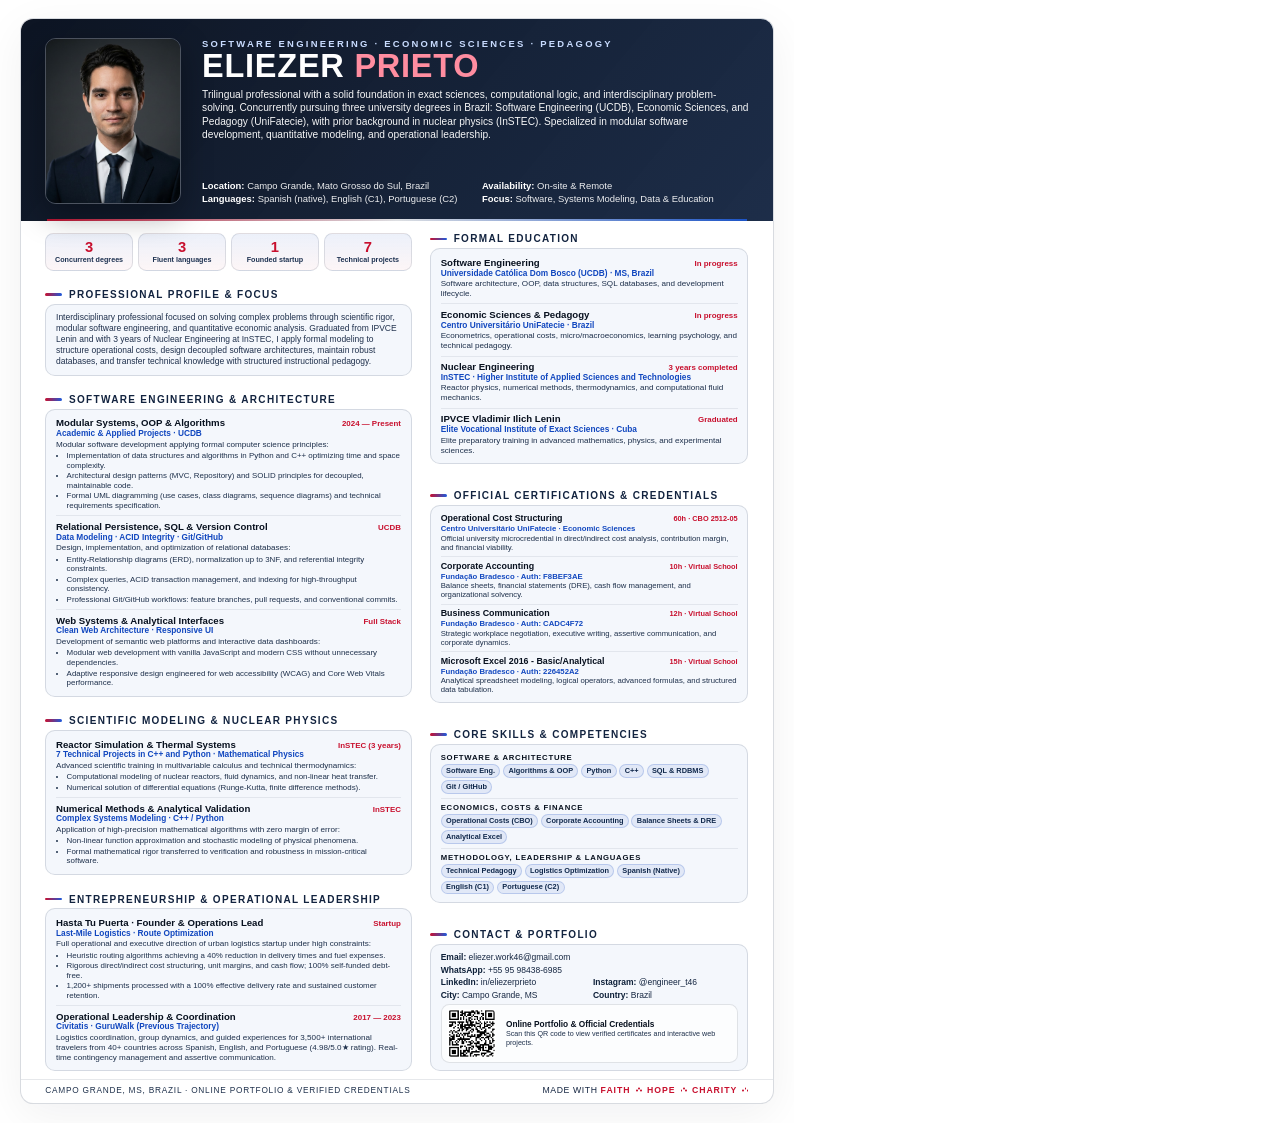
<file: cv-print-en.html>
<!DOCTYPE html>
<html lang="en">
<head>
<meta charset="UTF-8">
<meta name="viewport" content="width=device-width, initial-scale=1.0">
<title>Eliezer Prieto | Curriculum Vitae PDF</title>
<link rel="icon" type="image/jpeg" href="ep-monogram-logo.jpg">
<style>
  @page {
    size: A4;
    margin: 0;
  }

  :root {
    --navy: #08111f;
    --navy-soft: #12233f;
    --panel: #f4f7fc;
    --ink: #091322;
    --muted: #1e304b;
    --line: rgba(18, 35, 63, 0.12);
    --red: #c8102e;
    --blue: #1c5bdd;
    --white: #ffffff;
  }

  * {
    box-sizing: border-box;
  }

  html, body {
    width: 210mm;
    height: 297mm;
    margin: 0;
    padding: 0;
    background: #ffffff;
    font-family: "Segoe UI", "Helvetica Neue", Arial, sans-serif;
    color: var(--ink);
    -webkit-print-color-adjust: exact;
    print-color-adjust: exact;
  }

  body {
    display: flex;
    align-items: center;
    justify-content: center;
  }

  .page {
    width: 210mm;
    height: 297mm;
    box-sizing: border-box;
    padding: 4.8mm 5.2mm;
    background: #ffffff;
    overflow: hidden;
  }

  .sheet {
    height: 100%;
    display: flex;
    flex-direction: column;
    justify-content: space-between;
    border-radius: 3.5mm;
    overflow: hidden;
    background: #ffffff;
    border: 0.35mm solid rgba(18, 35, 63, 0.16);
    box-shadow: 0 3mm 12mm rgba(8, 17, 31, 0.06);
  }

  /* HERO HEADER */
  .hero {
    display: grid;
    grid-template-columns: 36mm 1fr;
    gap: 5.5mm;
    padding: 5mm 6.5mm 4.5mm;
    background:
      linear-gradient(130deg, rgba(8, 17, 31, 0.98), rgba(18, 35, 63, 0.95)),
      linear-gradient(90deg, rgba(200, 16, 46, 0.12), rgba(44, 107, 255, 0.1));
    color: var(--white);
    position: relative;
    flex-shrink: 0;
  }

  .hero::after {
    content: "";
    position: absolute;
    left: 7mm;
    right: 7mm;
    bottom: 0;
    height: 0.75mm;
    background: linear-gradient(90deg, var(--red), var(--white), var(--blue));
    opacity: 0.85;
  }

  .hero-photo {
    width: 36mm;
    height: 44mm;
    border-radius: 2.8mm;
    object-fit: cover;
    object-position: center 15%;
    border: 0.45mm solid rgba(255, 255, 255, 0.25);
    box-shadow: 0 3mm 8mm rgba(0, 0, 0, 0.35);
  }

  .hero-copy {
    display: flex;
    flex-direction: column;
    justify-content: space-between;
    min-width: 0;
  }

  .eyebrow {
    margin: 0 0 0.8mm;
    font-size: 2.5mm;
    letter-spacing: 0.6mm;
    text-transform: uppercase;
    color: #c9dcff;
    font-weight: 700;
  }

  h1 {
    margin: 0;
    font-size: 8.6mm;
    line-height: 0.92;
    letter-spacing: 0.2mm;
    text-transform: uppercase;
  }

  .surname {
    color: #ff8da0;
  }

  .summary {
    margin: 1.6mm 0 2mm;
    font-size: 2.7mm;
    line-height: 1.32;
    color: rgba(255, 255, 255, 0.96);
    max-width: 145mm;
  }

  .hero-meta {
    display: grid;
    grid-template-columns: repeat(2, minmax(0, 1fr));
    gap: 0.7mm 3.5mm;
    font-size: 2.5mm;
    color: rgba(255, 255, 255, 0.92);
  }

  .hero-meta strong {
    color: #ffffff;
  }

  /* MAIN TWO-COLUMN CONTENT */
  .content {
    flex: 1;
    display: grid;
    grid-template-columns: 1.07fr 0.93fr;
    gap: 4.8mm;
    padding: 3.2mm 6.5mm 2mm;
    align-items: stretch;
  }

  .col {
    min-width: 0;
    display: flex;
    flex-direction: column;
    justify-content: space-between;
    gap: 2.2mm;
  }

  .section-title {
    display: flex;
    align-items: center;
    gap: 1.8mm;
    margin: 0 0 1mm;
    font-size: 2.65mm;
    letter-spacing: 0.35mm;
    text-transform: uppercase;
    color: var(--navy-soft);
    font-weight: 700;
  }

  .section-title::before {
    content: "";
    width: 4.5mm;
    height: 0.75mm;
    border-radius: 999px;
    background: linear-gradient(90deg, var(--red), var(--blue));
  }

  .card {
    background: var(--panel);
    border: 0.3mm solid rgba(18, 35, 63, 0.14);
    border-radius: 2.6mm;
    padding: 2mm 2.6mm;
  }

  /* KPIs */
  .kpis {
    display: grid;
    grid-template-columns: repeat(4, minmax(0, 1fr));
    gap: 1.4mm;
  }

  .kpi {
    padding: 1.5mm 1.1mm;
    border-radius: 2.2mm;
    background: linear-gradient(180deg, rgba(17, 71, 191, 0.08), rgba(200, 16, 46, 0.04));
    border: 0.28mm solid rgba(18, 35, 63, 0.12);
    text-align: center;
  }

  .kpi strong {
    display: block;
    font-size: 3.9mm;
    line-height: 1;
    color: var(--red);
    margin-bottom: 0.3mm;
  }

  .kpi span {
    display: block;
    font-size: 1.9mm;
    line-height: 1.15;
    color: #1d3150;
    font-weight: 600;
  }

  .mini-text {
    font-size: 2.25mm;
    line-height: 1.3;
    color: #1f304c;
  }

  /* Entries */
  .entry + .entry {
    margin-top: 1.2mm;
    padding-top: 1.2mm;
    border-top: 0.25mm solid rgba(18, 35, 63, 0.08);
  }

  .entry-head {
    display: flex;
    justify-content: space-between;
    align-items: baseline;
    gap: 2.2mm;
    margin-bottom: 0.2mm;
  }

  .entry-title {
    font-size: 2.55mm;
    font-weight: 700;
    color: var(--navy);
    line-height: 1.15;
  }

  .entry-meta {
    font-size: 2.1mm;
    color: var(--red);
    white-space: nowrap;
    font-weight: 600;
  }

  .entry-sub {
    font-size: 2.2mm;
    font-weight: 600;
    color: #1147bf;
    margin-bottom: 0.25mm;
    line-height: 1.15;
  }

  .entry p {
    margin: 0;
    font-size: 2.15mm;
    line-height: 1.22;
    color: var(--muted);
  }

  .entry-bullets {
    margin: 0.4mm 0 0 0;
    padding-left: 2.8mm;
    font-size: 2.1mm;
    line-height: 1.22;
    color: var(--muted);
  }

  .entry-bullets li {
    margin-bottom: 0.22mm;
  }

  /* Microcerts List */
  .cert-item + .cert-item {
    margin-top: 1.05mm;
    padding-top: 1.05mm;
    border-top: 0.25mm solid rgba(18, 35, 63, 0.08);
  }

  .cert-head {
    display: flex;
    justify-content: space-between;
    align-items: baseline;
    gap: 2mm;
    margin-bottom: 0.15mm;
  }

  .cert-name {
    font-size: 2.35mm;
    font-weight: 700;
    color: var(--navy);
    line-height: 1.15;
  }

  .cert-tag {
    font-size: 1.95mm;
    font-weight: 600;
    color: var(--red);
    white-space: nowrap;
  }

  .cert-sub {
    font-size: 2.05mm;
    color: #1147bf;
    font-weight: 600;
    margin-bottom: 0.15mm;
  }

  .cert-desc {
    font-size: 2.05mm;
    line-height: 1.18;
    color: var(--muted);
    margin: 0;
  }

  /* Skills Pills */
  .skills-block + .skills-block {
    margin-top: 1mm;
    padding-top: 1mm;
    border-top: 0.25mm solid rgba(18, 35, 63, 0.08);
  }

  .skills-label {
    font-size: 2.05mm;
    font-weight: 700;
    color: var(--navy);
    margin-bottom: 0.6mm;
    text-transform: uppercase;
    letter-spacing: 0.2mm;
  }

  .pill-row {
    display: flex;
    flex-wrap: wrap;
    gap: 0.7mm;
  }

  .pill {
    padding: 0.45mm 1.15mm;
    border-radius: 999px;
    border: 0.25mm solid rgba(17, 71, 191, 0.2);
    background: rgba(17, 71, 191, 0.08);
    color: #10284b;
    font-size: 1.95mm;
    font-weight: 600;
    line-height: 1.15;
  }

  /* Contact Grid & QR */
  .contact-grid {
    display: grid;
    grid-template-columns: 1fr 1fr;
    gap: 0.65mm 2mm;
    font-size: 2.25mm;
    color: #162742;
    line-height: 1.18;
  }

  .contact-item.full {
    grid-column: 1 / -1;
  }

  .contact-item.nowrap {
    white-space: nowrap;
  }

  .contact-grid strong {
    color: #0e2039;
  }

  .qr-card {
    margin-top: 1.1mm;
    display: grid;
    grid-template-columns: 13.5mm 1fr;
    gap: 2mm;
    align-items: center;
    padding: 1mm 1.5mm;
    border-radius: 2.2mm;
    background: rgba(255, 255, 255, 0.7);
    border: 0.25mm solid rgba(18, 35, 63, 0.12);
  }

  .qr-card img {
    width: 13mm;
    height: 13mm;
    display: block;
    border-radius: 1mm;
    background: #ffffff;
    padding: 0.35mm;
  }

  .qr-card strong {
    display: block;
    font-size: 2.2mm;
    color: var(--navy);
    margin-bottom: 0.2mm;
  }

  .qr-card span {
    display: block;
    font-size: 1.9mm;
    line-height: 1.18;
    color: var(--muted);
  }

  /* FOOTER */
  .footer {
    padding: 1.4mm 6.5mm 2.2mm;
    display: flex;
    justify-content: space-between;
    align-items: center;
    border-top: 0.25mm solid rgba(18, 35, 63, 0.1);
    flex-shrink: 0;
  }

  .footer-location {
    font-size: 2.2mm;
    color: var(--muted);
    letter-spacing: 0.2mm;
    text-transform: uppercase;
    font-weight: 500;
  }

  .footer-brand {
    text-align: right;
    font-size: 2.3mm;
    color: var(--navy-soft);
    text-transform: uppercase;
    letter-spacing: 0.16mm;
  }

  .footer-brand strong {
    display: inline-flex;
    align-items: center;
    gap: 1.4mm;
    letter-spacing: 0.25mm;
    color: var(--red);
  }

  .tri-mark {
    display: inline-grid;
    grid-template-columns: auto auto;
    grid-template-rows: auto auto;
    width: 6px;
    vertical-align: middle;
    transform: translateY(-0.5px);
  }

  .tri-mark span {
    width: 1.8px;
    height: 1.8px;
    border-radius: 50%;
    background: var(--red);
    display: block;
  }

  .tri-mark span:nth-child(1) {
    grid-column: 1 / span 2;
    justify-self: center;
    align-self: start;
  }

  .tri-mark span:nth-child(2) {
    grid-column: 1;
    grid-row: 2;
    justify-self: start;
    align-self: end;
  }

  .tri-mark span:nth-child(3) {
    grid-column: 2;
    grid-row: 2;
    justify-self: end;
    align-self: end;
  }
</style>
</head>
<body>
  <main class="page">
    <section class="sheet">
      <header class="hero">
        <img class="hero-photo" src="eliezer-portrait.jpg" alt="Professional portrait of Eliezer Prieto for PDF Curriculum Vitae">
        <div class="hero-copy">
          <div>
            <p class="eyebrow">Software Engineering &middot; Economic Sciences &middot; Pedagogy</p>
            <h1>Eliezer <span class="surname">Prieto</span></h1>
            <p class="summary">
              Trilingual professional with a solid foundation in exact sciences, computational logic, and interdisciplinary problem-solving. Concurrently pursuing three university degrees in Brazil: Software Engineering (UCDB), Economic Sciences, and Pedagogy (UniFatecie), with prior background in nuclear physics (InSTEC). Specialized in modular software development, quantitative modeling, and operational leadership.
            </p>
          </div>
          <div class="hero-meta">
            <div><strong>Location:</strong> Campo Grande, Mato Grosso do Sul, Brazil</div>
            <div><strong>Availability:</strong> On-site &amp; Remote</div>
            <div><strong>Languages:</strong> Spanish (native), English (C1), Portuguese (C2)</div>
            <div><strong>Focus:</strong> Software, Systems Modeling, Data &amp; Education</div>
          </div>
        </div>
      </header>

      <section class="content">
        <!-- LEFT COLUMN -->
        <div class="col">
          <div class="kpis">
            <div class="kpi"><strong>3</strong><span>Concurrent degrees</span></div>
            <div class="kpi"><strong>3</strong><span>Fluent languages</span></div>
            <div class="kpi"><strong>1</strong><span>Founded startup</span></div>
            <div class="kpi"><strong>7</strong><span>Technical projects</span></div>
          </div>

          <section class="section">
            <h2 class="section-title">Professional Profile &amp; Focus</h2>
            <div class="card mini-text">
              Interdisciplinary professional focused on solving complex problems through scientific rigor, modular software engineering, and quantitative economic analysis. Graduated from IPVCE Lenin and with 3 years of Nuclear Engineering at InSTEC, I apply formal modeling to structure operational costs, design decoupled software architectures, maintain robust databases, and transfer technical knowledge with structured instructional pedagogy.
            </div>
          </section>

          <section class="section">
            <h2 class="section-title">Software Engineering &amp; Architecture</h2>
            <div class="card">
              <article class="entry">
                <div class="entry-head">
                  <div class="entry-title">Modular Systems, OOP &amp; Algorithms</div>
                  <div class="entry-meta">2024 &mdash; Present</div>
                </div>
                <div class="entry-sub">Academic &amp; Applied Projects &middot; UCDB</div>
                <p>Modular software development applying formal computer science principles:</p>
                <ul class="entry-bullets">
                  <li>Implementation of data structures and algorithms in Python and C++ optimizing time and space complexity.</li>
                  <li>Architectural design patterns (MVC, Repository) and SOLID principles for decoupled, maintainable code.</li>
                  <li>Formal UML diagramming (use cases, class diagrams, sequence diagrams) and technical requirements specification.</li>
                </ul>
              </article>

              <article class="entry">
                <div class="entry-head">
                  <div class="entry-title">Relational Persistence, SQL &amp; Version Control</div>
                  <div class="entry-meta">UCDB</div>
                </div>
                <div class="entry-sub">Data Modeling &middot; ACID Integrity &middot; Git/GitHub</div>
                <p>Design, implementation, and optimization of relational databases:</p>
                <ul class="entry-bullets">
                  <li>Entity-Relationship diagrams (ERD), normalization up to 3NF, and referential integrity constraints.</li>
                  <li>Complex queries, ACID transaction management, and indexing for high-throughput consistency.</li>
                  <li>Professional Git/GitHub workflows: feature branches, pull requests, and conventional commits.</li>
                </ul>
              </article>

              <article class="entry">
                <div class="entry-head">
                  <div class="entry-title">Web Systems &amp; Analytical Interfaces</div>
                  <div class="entry-meta">Full Stack</div>
                </div>
                <div class="entry-sub">Clean Web Architecture &middot; Responsive UI</div>
                <p>Development of semantic web platforms and interactive data dashboards:</p>
                <ul class="entry-bullets">
                  <li>Modular web development with vanilla JavaScript and modern CSS without unnecessary dependencies.</li>
                  <li>Adaptive responsive design engineered for web accessibility (WCAG) and Core Web Vitals performance.</li>
                </ul>
              </article>
            </div>
          </section>

          <section class="section">
            <h2 class="section-title">Scientific Modeling &amp; Nuclear Physics</h2>
            <div class="card">
              <article class="entry">
                <div class="entry-head">
                  <div class="entry-title">Reactor Simulation &amp; Thermal Systems</div>
                  <div class="entry-meta">InSTEC (3 years)</div>
                </div>
                <div class="entry-sub">7 Technical Projects in C++ and Python &middot; Mathematical Physics</div>
                <p>Advanced scientific training in multivariable calculus and technical thermodynamics:</p>
                <ul class="entry-bullets">
                  <li>Computational modeling of nuclear reactors, fluid dynamics, and non-linear heat transfer.</li>
                  <li>Numerical solution of differential equations (Runge-Kutta, finite difference methods).</li>
                </ul>
              </article>

              <article class="entry">
                <div class="entry-head">
                  <div class="entry-title">Numerical Methods &amp; Analytical Validation</div>
                  <div class="entry-meta">InSTEC</div>
                </div>
                <div class="entry-sub">Complex Systems Modeling &middot; C++ / Python</div>
                <p>Application of high-precision mathematical algorithms with zero margin of error:</p>
                <ul class="entry-bullets">
                  <li>Non-linear function approximation and stochastic modeling of physical phenomena.</li>
                  <li>Formal mathematical rigor transferred to verification and robustness in mission-critical software.</li>
                </ul>
              </article>
            </div>
          </section>

          <section class="section">
            <h2 class="section-title">Entrepreneurship &amp; Operational Leadership</h2>
            <div class="card">
              <article class="entry">
                <div class="entry-head">
                  <div class="entry-title">Hasta Tu Puerta &middot; Founder &amp; Operations Lead</div>
                  <div class="entry-meta">Startup</div>
                </div>
                <div class="entry-sub">Last-Mile Logistics &middot; Route Optimization</div>
                <p>Full operational and executive direction of urban logistics startup under high constraints:</p>
                <ul class="entry-bullets">
                  <li>Heuristic routing algorithms achieving a 40% reduction in delivery times and fuel expenses.</li>
                  <li>Rigorous direct/indirect cost structuring, unit margins, and cash flow; 100% self-funded debt-free.</li>
                  <li>1,200+ shipments processed with a 100% effective delivery rate and sustained customer retention.</li>
                </ul>
              </article>

              <article class="entry">
                <div class="entry-head">
                  <div class="entry-title">Operational Leadership &amp; Coordination</div>
                  <div class="entry-meta">2017 &mdash; 2023</div>
                </div>
                <div class="entry-sub">Civitatis &middot; GuruWalk (Previous Trajectory)</div>
                <p>
                  Logistics coordination, group dynamics, and guided experiences for 3,500+ international travelers from 40+ countries across Spanish, English, and Portuguese (4.98/5.0&#9733; rating). Real-time contingency management and assertive communication.
                </p>
              </article>
            </div>
          </section>
        </div>

        <!-- RIGHT COLUMN -->
        <div class="col">
          <section class="section">
            <h2 class="section-title">Formal Education</h2>
            <div class="card">
              <article class="entry">
                <div class="entry-head">
                  <div class="entry-title">Software Engineering</div>
                  <div class="entry-meta">In progress</div>
                </div>
                <div class="entry-sub">Universidade Cat&oacute;lica Dom Bosco (UCDB) &middot; MS, Brazil</div>
                <p>Software architecture, OOP, data structures, SQL databases, and development lifecycle.</p>
              </article>

              <article class="entry">
                <div class="entry-head">
                  <div class="entry-title">Economic Sciences &amp; Pedagogy</div>
                  <div class="entry-meta">In progress</div>
                </div>
                <div class="entry-sub">Centro Universit&aacute;rio UniFatecie &middot; Brazil</div>
                <p>Econometrics, operational costs, micro/macroeconomics, learning psychology, and technical pedagogy.</p>
              </article>

              <article class="entry">
                <div class="entry-head">
                  <div class="entry-title">Nuclear Engineering</div>
                  <div class="entry-meta">3 years completed</div>
                </div>
                <div class="entry-sub">InSTEC &middot; Higher Institute of Applied Sciences and Technologies</div>
                <p>Reactor physics, numerical methods, thermodynamics, and computational fluid mechanics.</p>
              </article>

              <article class="entry">
                <div class="entry-head">
                  <div class="entry-title">IPVCE Vladimir Ilich Lenin</div>
                  <div class="entry-meta">Graduated</div>
                </div>
                <div class="entry-sub">Elite Vocational Institute of Exact Sciences &middot; Cuba</div>
                <p>Elite preparatory training in advanced mathematics, physics, and experimental sciences.</p>
              </article>
            </div>
          </section>

          <section class="section">
            <h2 class="section-title">Official Certifications &amp; Credentials</h2>
            <div class="card">
              <div class="cert-item">
                <div class="cert-head">
                  <div class="cert-name">Operational Cost Structuring</div>
                  <div class="cert-tag">60h &middot; CBO 2512-05</div>
                </div>
                <div class="cert-sub">Centro Universit&aacute;rio UniFatecie &middot; Economic Sciences</div>
                <p class="cert-desc">Official university microcredential in direct/indirect cost analysis, contribution margin, and financial viability.</p>
              </div>

              <div class="cert-item">
                <div class="cert-head">
                  <div class="cert-name">Corporate Accounting</div>
                  <div class="cert-tag">10h &middot; Virtual School</div>
                </div>
                <div class="cert-sub">Funda&ccedil;&atilde;o Bradesco &middot; Auth: F8BEF3AE</div>
                <p class="cert-desc">Balance sheets, financial statements (DRE), cash flow management, and organizational solvency.</p>
              </div>

              <div class="cert-item">
                <div class="cert-head">
                  <div class="cert-name">Business Communication</div>
                  <div class="cert-tag">12h &middot; Virtual School</div>
                </div>
                <div class="cert-sub">Funda&ccedil;&atilde;o Bradesco &middot; Auth: CADC4F72</div>
                <p class="cert-desc">Strategic workplace negotiation, executive writing, assertive communication, and corporate dynamics.</p>
              </div>

              <div class="cert-item">
                <div class="cert-head">
                  <div class="cert-name">Microsoft Excel 2016 - Basic/Analytical</div>
                  <div class="cert-tag">15h &middot; Virtual School</div>
                </div>
                <div class="cert-sub">Funda&ccedil;&atilde;o Bradesco &middot; Auth: 226452A2</div>
                <p class="cert-desc">Analytical spreadsheet modeling, logical operators, advanced formulas, and structured data tabulation.</p>
              </div>
            </div>
          </section>

          <section class="section">
            <h2 class="section-title">Core Skills &amp; Competencies</h2>
            <div class="card">
              <div class="skills-block">
                <div class="skills-label">Software &amp; Architecture</div>
                <div class="pill-row">
                  <span class="pill">Software Eng.</span>
                  <span class="pill">Algorithms &amp; OOP</span>
                  <span class="pill">Python</span>
                  <span class="pill">C++</span>
                  <span class="pill">SQL &amp; RDBMS</span>
                  <span class="pill">Git / GitHub</span>
                </div>
              </div>
              <div class="skills-block">
                <div class="skills-label">Economics, Costs &amp; Finance</div>
                <div class="pill-row">
                  <span class="pill">Operational Costs (CBO)</span>
                  <span class="pill">Corporate Accounting</span>
                  <span class="pill">Balance Sheets &amp; DRE</span>
                  <span class="pill">Analytical Excel</span>
                </div>
              </div>
              <div class="skills-block">
                <div class="skills-label">Methodology, Leadership &amp; Languages</div>
                <div class="pill-row">
                  <span class="pill">Technical Pedagogy</span>
                  <span class="pill">Logistics Optimization</span>
                  <span class="pill">Spanish (Native)</span>
                  <span class="pill">English (C1)</span>
                  <span class="pill">Portuguese (C2)</span>
                </div>
              </div>
            </div>
          </section>

          <section class="section">
            <h2 class="section-title">Contact &amp; Portfolio</h2>
            <div class="card">
              <div class="contact-grid">
                <div class="contact-item"><strong>Email:</strong> eliezer.work46@gmail.com</div>
                <div class="contact-item full nowrap"><strong>WhatsApp:</strong> +55 95 98438-6985</div>
                <div class="contact-item"><strong>LinkedIn:</strong> in/eliezerprieto</div>
                <div class="contact-item"><strong>Instagram:</strong> @engineer_t46</div>
                <div class="contact-item"><strong>City:</strong> Campo Grande, MS</div>
                <div class="contact-item"><strong>Country:</strong> Brazil</div>
              </div>
              <div class="qr-card">
                <img src="assets/cv/eliezer-site-qr.png" alt="QR code to Eliezer Prieto online CV">
                <div>
                  <strong>Online Portfolio &amp; Official Credentials</strong>
                  <span>Scan this QR code to view verified certificates and interactive web projects.</span>
                </div>
              </div>
            </div>
          </section>
        </div>
      </section>

      <footer class="footer">
        <div class="footer-location">
          Campo Grande, MS, Brazil &middot; Online Portfolio &amp; Verified Credentials
        </div>
        <div class="footer-brand">
          Made with
          <strong>FAITH <span class="tri-mark"><span></span><span></span><span></span></span> HOPE <span class="tri-mark"><span></span><span></span><span></span></span> CHARITY <span class="tri-mark"><span></span><span></span><span></span></span></strong>
        </div>
      </footer>
    </section>
  </main>
</body>
</html>
</file>
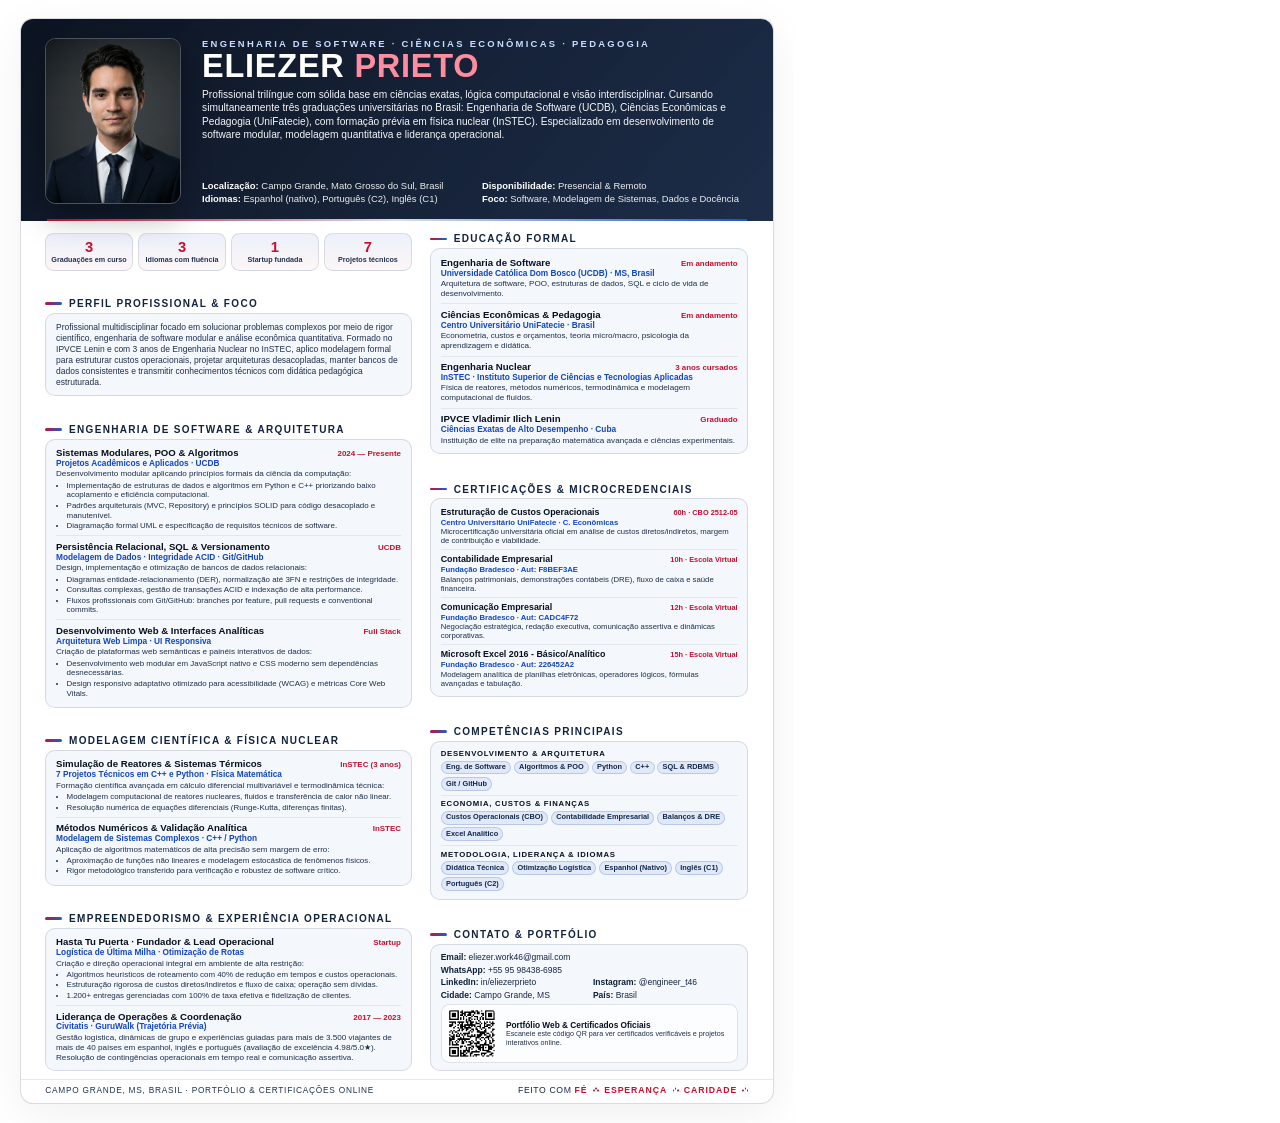
<file: cv-print-pt.html>
<!DOCTYPE html>
<html lang="pt">
<head>
<meta charset="UTF-8">
<meta name="viewport" content="width=device-width, initial-scale=1.0">
<title>Eliezer Prieto | Curriculum Vitae PDF</title>
<link rel="icon" type="image/jpeg" href="ep-monogram-logo.jpg">
<style>
  @page {
    size: A4;
    margin: 0;
  }

  :root {
    --navy: #08111f;
    --navy-soft: #12233f;
    --panel: #f4f7fc;
    --ink: #091322;
    --muted: #1e304b;
    --line: rgba(18, 35, 63, 0.12);
    --red: #c8102e;
    --blue: #1c5bdd;
    --white: #ffffff;
  }

  * {
    box-sizing: border-box;
  }

  html, body {
    width: 210mm;
    height: 297mm;
    margin: 0;
    padding: 0;
    background: #ffffff;
    font-family: "Segoe UI", "Helvetica Neue", Arial, sans-serif;
    color: var(--ink);
    -webkit-print-color-adjust: exact;
    print-color-adjust: exact;
  }

  body {
    display: flex;
    align-items: center;
    justify-content: center;
  }

  .page {
    width: 210mm;
    height: 297mm;
    box-sizing: border-box;
    padding: 4.8mm 5.2mm;
    background: #ffffff;
    overflow: hidden;
  }

  .sheet {
    height: 100%;
    display: flex;
    flex-direction: column;
    justify-content: space-between;
    border-radius: 3.5mm;
    overflow: hidden;
    background: #ffffff;
    border: 0.35mm solid rgba(18, 35, 63, 0.16);
    box-shadow: 0 3mm 12mm rgba(8, 17, 31, 0.06);
  }

  /* HERO HEADER */
  .hero {
    display: grid;
    grid-template-columns: 36mm 1fr;
    gap: 5.5mm;
    padding: 5mm 6.5mm 4.5mm;
    background:
      linear-gradient(130deg, rgba(8, 17, 31, 0.98), rgba(18, 35, 63, 0.95)),
      linear-gradient(90deg, rgba(200, 16, 46, 0.12), rgba(44, 107, 255, 0.1));
    color: var(--white);
    position: relative;
    flex-shrink: 0;
  }

  .hero::after {
    content: "";
    position: absolute;
    left: 7mm;
    right: 7mm;
    bottom: 0;
    height: 0.75mm;
    background: linear-gradient(90deg, var(--red), var(--white), var(--blue));
    opacity: 0.85;
  }

  .hero-photo {
    width: 36mm;
    height: 44mm;
    border-radius: 2.8mm;
    object-fit: cover;
    object-position: center 15%;
    border: 0.45mm solid rgba(255, 255, 255, 0.25);
    box-shadow: 0 3mm 8mm rgba(0, 0, 0, 0.35);
  }

  .hero-copy {
    display: flex;
    flex-direction: column;
    justify-content: space-between;
    min-width: 0;
  }

  .eyebrow {
    margin: 0 0 0.8mm;
    font-size: 2.5mm;
    letter-spacing: 0.6mm;
    text-transform: uppercase;
    color: #c9dcff;
    font-weight: 700;
  }

  h1 {
    margin: 0;
    font-size: 8.6mm;
    line-height: 0.92;
    letter-spacing: 0.2mm;
    text-transform: uppercase;
  }

  .surname {
    color: #ff8da0;
  }

  .summary {
    margin: 1.6mm 0 2mm;
    font-size: 2.7mm;
    line-height: 1.32;
    color: rgba(255, 255, 255, 0.96);
    max-width: 145mm;
  }

  .hero-meta {
    display: grid;
    grid-template-columns: repeat(2, minmax(0, 1fr));
    gap: 0.7mm 3.5mm;
    font-size: 2.5mm;
    color: rgba(255, 255, 255, 0.92);
  }

  .hero-meta strong {
    color: #ffffff;
  }

  /* MAIN TWO-COLUMN CONTENT */
  .content {
    flex: 1;
    display: grid;
    grid-template-columns: 1.07fr 0.93fr;
    gap: 4.8mm;
    padding: 3.2mm 6.5mm 2mm;
    align-items: stretch;
  }

  .col {
    min-width: 0;
    display: flex;
    flex-direction: column;
    justify-content: space-between;
    gap: 2.2mm;
  }

  .section-title {
    display: flex;
    align-items: center;
    gap: 1.8mm;
    margin: 0 0 1mm;
    font-size: 2.65mm;
    letter-spacing: 0.35mm;
    text-transform: uppercase;
    color: var(--navy-soft);
    font-weight: 700;
  }

  .section-title::before {
    content: "";
    width: 4.5mm;
    height: 0.75mm;
    border-radius: 999px;
    background: linear-gradient(90deg, var(--red), var(--blue));
  }

  .card {
    background: var(--panel);
    border: 0.3mm solid rgba(18, 35, 63, 0.14);
    border-radius: 2.6mm;
    padding: 2mm 2.6mm;
  }

  /* KPIs */
  .kpis {
    display: grid;
    grid-template-columns: repeat(4, minmax(0, 1fr));
    gap: 1.4mm;
  }

  .kpi {
    padding: 1.5mm 1.1mm;
    border-radius: 2.2mm;
    background: linear-gradient(180deg, rgba(17, 71, 191, 0.08), rgba(200, 16, 46, 0.04));
    border: 0.28mm solid rgba(18, 35, 63, 0.12);
    text-align: center;
  }

  .kpi strong {
    display: block;
    font-size: 3.9mm;
    line-height: 1;
    color: var(--red);
    margin-bottom: 0.3mm;
  }

  .kpi span {
    display: block;
    font-size: 1.9mm;
    line-height: 1.15;
    color: #1d3150;
    font-weight: 600;
  }

  .mini-text {
    font-size: 2.25mm;
    line-height: 1.3;
    color: #1f304c;
  }

  /* Entries */
  .entry + .entry {
    margin-top: 1.2mm;
    padding-top: 1.2mm;
    border-top: 0.25mm solid rgba(18, 35, 63, 0.08);
  }

  .entry-head {
    display: flex;
    justify-content: space-between;
    align-items: baseline;
    gap: 2.2mm;
    margin-bottom: 0.2mm;
  }

  .entry-title {
    font-size: 2.55mm;
    font-weight: 700;
    color: var(--navy);
    line-height: 1.15;
  }

  .entry-meta {
    font-size: 2.1mm;
    color: var(--red);
    white-space: nowrap;
    font-weight: 600;
  }

  .entry-sub {
    font-size: 2.2mm;
    font-weight: 600;
    color: #1147bf;
    margin-bottom: 0.25mm;
    line-height: 1.15;
  }

  .entry p {
    margin: 0;
    font-size: 2.15mm;
    line-height: 1.22;
    color: var(--muted);
  }

  .entry-bullets {
    margin: 0.4mm 0 0 0;
    padding-left: 2.8mm;
    font-size: 2.1mm;
    line-height: 1.22;
    color: var(--muted);
  }

  .entry-bullets li {
    margin-bottom: 0.22mm;
  }

  /* Microcerts List */
  .cert-item + .cert-item {
    margin-top: 1.05mm;
    padding-top: 1.05mm;
    border-top: 0.25mm solid rgba(18, 35, 63, 0.08);
  }

  .cert-head {
    display: flex;
    justify-content: space-between;
    align-items: baseline;
    gap: 2mm;
    margin-bottom: 0.15mm;
  }

  .cert-name {
    font-size: 2.35mm;
    font-weight: 700;
    color: var(--navy);
    line-height: 1.15;
  }

  .cert-tag {
    font-size: 1.95mm;
    font-weight: 600;
    color: var(--red);
    white-space: nowrap;
  }

  .cert-sub {
    font-size: 2.05mm;
    color: #1147bf;
    font-weight: 600;
    margin-bottom: 0.15mm;
  }

  .cert-desc {
    font-size: 2.05mm;
    line-height: 1.18;
    color: var(--muted);
    margin: 0;
  }

  /* Skills Pills */
  .skills-block + .skills-block {
    margin-top: 1mm;
    padding-top: 1mm;
    border-top: 0.25mm solid rgba(18, 35, 63, 0.08);
  }

  .skills-label {
    font-size: 2.05mm;
    font-weight: 700;
    color: var(--navy);
    margin-bottom: 0.6mm;
    text-transform: uppercase;
    letter-spacing: 0.2mm;
  }

  .pill-row {
    display: flex;
    flex-wrap: wrap;
    gap: 0.7mm;
  }

  .pill {
    padding: 0.45mm 1.15mm;
    border-radius: 999px;
    border: 0.25mm solid rgba(17, 71, 191, 0.2);
    background: rgba(17, 71, 191, 0.08);
    color: #10284b;
    font-size: 1.95mm;
    font-weight: 600;
    line-height: 1.15;
  }

  /* Contact Grid & QR */
  .contact-grid {
    display: grid;
    grid-template-columns: 1fr 1fr;
    gap: 0.65mm 2mm;
    font-size: 2.25mm;
    color: #162742;
    line-height: 1.18;
  }

  .contact-item.full {
    grid-column: 1 / -1;
  }

  .contact-item.nowrap {
    white-space: nowrap;
  }

  .contact-grid strong {
    color: #0e2039;
  }

  .qr-card {
    margin-top: 1.1mm;
    display: grid;
    grid-template-columns: 13.5mm 1fr;
    gap: 2mm;
    align-items: center;
    padding: 1mm 1.5mm;
    border-radius: 2.2mm;
    background: rgba(255, 255, 255, 0.7);
    border: 0.25mm solid rgba(18, 35, 63, 0.12);
  }

  .qr-card img {
    width: 13mm;
    height: 13mm;
    display: block;
    border-radius: 1mm;
    background: #ffffff;
    padding: 0.35mm;
  }

  .qr-card strong {
    display: block;
    font-size: 2.2mm;
    color: var(--navy);
    margin-bottom: 0.2mm;
  }

  .qr-card span {
    display: block;
    font-size: 1.9mm;
    line-height: 1.18;
    color: var(--muted);
  }

  /* FOOTER */
  .footer {
    padding: 1.4mm 6.5mm 2.2mm;
    display: flex;
    justify-content: space-between;
    align-items: center;
    border-top: 0.25mm solid rgba(18, 35, 63, 0.1);
    flex-shrink: 0;
  }

  .footer-location {
    font-size: 2.2mm;
    color: var(--muted);
    letter-spacing: 0.2mm;
    text-transform: uppercase;
    font-weight: 500;
  }

  .footer-brand {
    text-align: right;
    font-size: 2.3mm;
    color: var(--navy-soft);
    text-transform: uppercase;
    letter-spacing: 0.16mm;
  }

  .footer-brand strong {
    display: inline-flex;
    align-items: center;
    gap: 1.4mm;
    letter-spacing: 0.25mm;
    color: var(--red);
  }

  .tri-mark {
    display: inline-grid;
    grid-template-columns: auto auto;
    grid-template-rows: auto auto;
    width: 6px;
    vertical-align: middle;
    transform: translateY(-0.5px);
  }

  .tri-mark span {
    width: 1.8px;
    height: 1.8px;
    border-radius: 50%;
    background: var(--red);
    display: block;
  }

  .tri-mark span:nth-child(1) {
    grid-column: 1 / span 2;
    justify-self: center;
    align-self: start;
  }

  .tri-mark span:nth-child(2) {
    grid-column: 1;
    grid-row: 2;
    justify-self: start;
    align-self: end;
  }

  .tri-mark span:nth-child(3) {
    grid-column: 2;
    grid-row: 2;
    justify-self: end;
    align-self: end;
  }
</style>
</head>
<body>
  <main class="page">
    <section class="sheet">
      <header class="hero">
        <img class="hero-photo" src="eliezer-portrait.jpg" alt="Foto profissional de Eliezer Prieto para Curriculum Vitae PDF">
        <div class="hero-copy">
          <div>
            <p class="eyebrow">Engenharia de Software &middot; Ci&ecirc;ncias Econ&ocirc;micas &middot; Pedagogia</p>
            <h1>Eliezer <span class="surname">Prieto</span></h1>
            <p class="summary">
              Profissional tril&iacute;ngue com s&oacute;lida base em ci&ecirc;ncias exatas, l&oacute;gica computacional e vis&atilde;o interdisciplinar. Cursando simultaneamente tr&ecirc;s gradua&ccedil;&otilde;es universit&aacute;rias no Brasil: Engenharia de Software (UCDB), Ci&ecirc;ncias Econ&ocirc;micas e Pedagogia (UniFatecie), com forma&ccedil;&atilde;o pr&eacute;via em f&iacute;sica nuclear (InSTEC). Especializado em desenvolvimento de software modular, modelagem quantitativa e lideran&ccedil;a operacional.
            </p>
          </div>
          <div class="hero-meta">
            <div><strong>Localiza&ccedil;&atilde;o:</strong> Campo Grande, Mato Grosso do Sul, Brasil</div>
            <div><strong>Disponibilidade:</strong> Presencial &amp; Remoto</div>
            <div><strong>Idiomas:</strong> Espanhol (nativo), Portugu&ecirc;s (C2), Ingl&ecirc;s (C1)</div>
            <div><strong>Foco:</strong> Software, Modelagem de Sistemas, Dados e Doc&ecirc;ncia</div>
          </div>
        </div>
      </header>

      <section class="content">
        <!-- COLUNA ESQUERDA -->
        <div class="col">
          <div class="kpis">
            <div class="kpi"><strong>3</strong><span>Gradua&ccedil;&otilde;es em curso</span></div>
            <div class="kpi"><strong>3</strong><span>Idiomas com flu&ecirc;ncia</span></div>
            <div class="kpi"><strong>1</strong><span>Startup fundada</span></div>
            <div class="kpi"><strong>7</strong><span>Projetos t&eacute;cnicos</span></div>
          </div>

          <section class="section">
            <h2 class="section-title">Perfil Profissional &amp; Foco</h2>
            <div class="card mini-text">
              Profissional multidisciplinar focado em solucionar problemas complexos por meio de rigor cient&iacute;fico, engenharia de software modular e an&aacute;lise econ&ocirc;mica quantitativa. Formado no IPVCE Lenin e com 3 anos de Engenharia Nuclear no InSTEC, aplico modelagem formal para estruturar custos operacionais, projetar arquiteturas desacopladas, manter bancos de dados consistentes e transmitir conhecimentos t&eacute;cnicos com did&aacute;tica pedag&oacute;gica estruturada.
            </div>
          </section>

          <section class="section">
            <h2 class="section-title">Engenharia de Software &amp; Arquitetura</h2>
            <div class="card">
              <article class="entry">
                <div class="entry-head">
                  <div class="entry-title">Sistemas Modulares, POO &amp; Algoritmos</div>
                  <div class="entry-meta">2024 &mdash; Presente</div>
                </div>
                <div class="entry-sub">Projetos Acad&ecirc;micos e Aplicados &middot; UCDB</div>
                <p>Desenvolvimento modular aplicando princ&iacute;pios formais da ci&ecirc;ncia da computa&ccedil;&atilde;o:</p>
                <ul class="entry-bullets">
                  <li>Implementa&ccedil;&atilde;o de estruturas de dados e algoritmos em Python e C++ priorizando baixo acoplamento e efici&ecirc;ncia computacional.</li>
                  <li>Padr&otilde;es arquiteturais (MVC, Repository) e princ&iacute;pios SOLID para c&oacute;digo desacoplado e manuten&iacute;vel.</li>
                  <li>Diagrama&ccedil;&atilde;o formal UML e especifica&ccedil;&atilde;o de requisitos t&eacute;cnicos de software.</li>
                </ul>
              </article>

              <article class="entry">
                <div class="entry-head">
                  <div class="entry-title">Persist&ecirc;ncia Relacional, SQL &amp; Versionamento</div>
                  <div class="entry-meta">UCDB</div>
                </div>
                <div class="entry-sub">Modelagem de Dados &middot; Integridade ACID &middot; Git/GitHub</div>
                <p>Design, implementa&ccedil;&atilde;o e otimiza&ccedil;&atilde;o de bancos de dados relacionais:</p>
                <ul class="entry-bullets">
                  <li>Diagramas entidade-relacionamento (DER), normaliza&ccedil;&atilde;o at&eacute; 3FN e restri&ccedil;&otilde;es de integridade.</li>
                  <li>Consultas complexas, gest&atilde;o de transa&ccedil;&otilde;es ACID e indexa&ccedil;&atilde;o de alta performance.</li>
                  <li>Fluxos profissionais com Git/GitHub: branches por feature, pull requests e conventional commits.</li>
                </ul>
              </article>

              <article class="entry">
                <div class="entry-head">
                  <div class="entry-title">Desenvolvimento Web &amp; Interfaces Anal&iacute;ticas</div>
                  <div class="entry-meta">Full Stack</div>
                </div>
                <div class="entry-sub">Arquitetura Web Limpa &middot; UI Responsiva</div>
                <p>Cria&ccedil;&atilde;o de plataformas web sem&acirc;nticas e pain&eacute;is interativos de dados:</p>
                <ul class="entry-bullets">
                  <li>Desenvolvimento web modular em JavaScript nativo e CSS moderno sem depend&ecirc;ncias desnecess&aacute;rias.</li>
                  <li>Design responsivo adaptativo otimizado para acessibilidade (WCAG) e m&eacute;tricas Core Web Vitals.</li>
                </ul>
              </article>
            </div>
          </section>

          <section class="section">
            <h2 class="section-title">Modelagem Cient&iacute;fica &amp; F&iacute;sica Nuclear</h2>
            <div class="card">
              <article class="entry">
                <div class="entry-head">
                  <div class="entry-title">Simula&ccedil;&atilde;o de Reatores &amp; Sistemas T&eacute;rmicos</div>
                  <div class="entry-meta">InSTEC (3 anos)</div>
                </div>
                <div class="entry-sub">7 Projetos T&eacute;cnicos em C++ e Python &middot; F&iacute;sica Matem&aacute;tica</div>
                <p>Forma&ccedil;&atilde;o cient&iacute;fica avan&ccedil;ada em c&aacute;lculo diferencial multivari&aacute;vel e termodin&acirc;mica t&eacute;cnica:</p>
                <ul class="entry-bullets">
                  <li>Modelagem computacional de reatores nucleares, fluidos e transfer&ecirc;ncia de calor n&atilde;o linear.</li>
                  <li>Resolu&ccedil;&atilde;o num&eacute;rica de equa&ccedil;&otilde;es diferenciais (Runge-Kutta, diferen&ccedil;as finitas).</li>
                </ul>
              </article>

              <article class="entry">
                <div class="entry-head">
                  <div class="entry-title">M&eacute;todos Num&eacute;ricos &amp; Valida&ccedil;&atilde;o Anal&iacute;tica</div>
                  <div class="entry-meta">InSTEC</div>
                </div>
                <div class="entry-sub">Modelagem de Sistemas Complexos &middot; C++ / Python</div>
                <p>Aplica&ccedil;&atilde;o de algoritmos matem&aacute;ticos de alta precis&atilde;o sem margem de erro:</p>
                <ul class="entry-bullets">
                  <li>Aproxima&ccedil;&atilde;o de fun&ccedil;&otilde;es n&atilde;o lineares e modelagem estoc&aacute;stica de fen&ocirc;menos f&iacute;sicos.</li>
                  <li>Rigor metodol&oacute;gico transferido para verifica&ccedil;&atilde;o e robustez de software cr&iacute;tico.</li>
                </ul>
              </article>
            </div>
          </section>

          <section class="section">
            <h2 class="section-title">Empreendedorismo &amp; Experi&ecirc;ncia Operacional</h2>
            <div class="card">
              <article class="entry">
                <div class="entry-head">
                  <div class="entry-title">Hasta Tu Puerta &middot; Fundador &amp; Lead Operacional</div>
                  <div class="entry-meta">Startup</div>
                </div>
                <div class="entry-sub">Log&iacute;stica de &Uacute;ltima Milha &middot; Otimiza&ccedil;&atilde;o de Rotas</div>
                <p>Cria&ccedil;&atilde;o e dire&ccedil;&atilde;o operacional integral em ambiente de alta restri&ccedil;&atilde;o:</p>
                <ul class="entry-bullets">
                  <li>Algoritmos heur&iacute;sticos de roteamento com 40% de redu&ccedil;&atilde;o em tempos e custos operacionais.</li>
                  <li>Estrutura&ccedil;&atilde;o rigorosa de custos diretos/indiretos e fluxo de caixa; opera&ccedil;&atilde;o sem d&iacute;vidas.</li>
                  <li>1.200+ entregas gerenciadas com 100% de taxa efetiva e fideliza&ccedil;&atilde;o de clientes.</li>
                </ul>
              </article>

              <article class="entry">
                <div class="entry-head">
                  <div class="entry-title">Lideran&ccedil;a de Opera&ccedil;&otilde;es &amp; Coordena&ccedil;&atilde;o</div>
                  <div class="entry-meta">2017 &mdash; 2023</div>
                </div>
                <div class="entry-sub">Civitatis &middot; GuruWalk (Trajet&oacute;ria Pr&eacute;via)</div>
                <p>
                  Gest&atilde;o log&iacute;stica, din&acirc;micas de grupo e experi&ecirc;ncias guiadas para mais de 3.500 viajantes de mais de 40 pa&iacute;ses em espanhol, ingl&ecirc;s e portugu&ecirc;s (avalia&ccedil;&atilde;o de excel&ecirc;ncia 4.98/5.0&#9733;). Resolu&ccedil;&atilde;o de conting&ecirc;ncias operacionais em tempo real e comunica&ccedil;&atilde;o assertiva.
                </p>
              </article>
            </div>
          </section>
        </div>

        <!-- COLUNA DIREITA -->
        <div class="col">
          <section class="section">
            <h2 class="section-title">Educa&ccedil;&atilde;o Formal</h2>
            <div class="card">
              <article class="entry">
                <div class="entry-head">
                  <div class="entry-title">Engenharia de Software</div>
                  <div class="entry-meta">Em andamento</div>
                </div>
                <div class="entry-sub">Universidade Cat&oacute;lica Dom Bosco (UCDB) &middot; MS, Brasil</div>
                <p>Arquitetura de software, POO, estruturas de dados, SQL e ciclo de vida de desenvolvimento.</p>
              </article>

              <article class="entry">
                <div class="entry-head">
                  <div class="entry-title">Ci&ecirc;ncias Econ&ocirc;micas &amp; Pedagogia</div>
                  <div class="entry-meta">Em andamento</div>
                </div>
                <div class="entry-sub">Centro Universit&aacute;rio UniFatecie &middot; Brasil</div>
                <p>Econometria, custos e or&ccedil;amentos, teoria micro/macro, psicologia da aprendizagem e did&aacute;tica.</p>
              </article>

              <article class="entry">
                <div class="entry-head">
                  <div class="entry-title">Engenharia Nuclear</div>
                  <div class="entry-meta">3 anos cursados</div>
                </div>
                <div class="entry-sub">InSTEC &middot; Instituto Superior de Ci&ecirc;ncias e Tecnologias Aplicadas</div>
                <p>F&iacute;sica de reatores, m&eacute;todos num&eacute;ricos, termodin&acirc;mica e modelagem computacional de fluidos.</p>
              </article>

              <article class="entry">
                <div class="entry-head">
                  <div class="entry-title">IPVCE Vladimir Ilich Lenin</div>
                  <div class="entry-meta">Graduado</div>
                </div>
                <div class="entry-sub">Ci&ecirc;ncias Exatas de Alto Desempenho &middot; Cuba</div>
                <p>Institui&ccedil;&atilde;o de elite na prepara&ccedil;&atilde;o matem&aacute;tica avan&ccedil;ada e ci&ecirc;ncias experimentais.</p>
              </article>
            </div>
          </section>

          <section class="section">
            <h2 class="section-title">Certifica&ccedil;&otilde;es &amp; Microcredenciais</h2>
            <div class="card">
              <div class="cert-item">
                <div class="cert-head">
                  <div class="cert-name">Estrutura&ccedil;&atilde;o de Custos Operacionais</div>
                  <div class="cert-tag">60h &middot; CBO 2512-05</div>
                </div>
                <div class="cert-sub">Centro Universit&aacute;rio UniFatecie &middot; C. Econ&ocirc;micas</div>
                <p class="cert-desc">Microcertifica&ccedil;&atilde;o universit&aacute;ria oficial em an&aacute;lise de custos diretos/indiretos, margem de contribui&ccedil;&atilde;o e viabilidade.</p>
              </div>

              <div class="cert-item">
                <div class="cert-head">
                  <div class="cert-name">Contabilidade Empresarial</div>
                  <div class="cert-tag">10h &middot; Escola Virtual</div>
                </div>
                <div class="cert-sub">Funda&ccedil;&atilde;o Bradesco &middot; Aut: F8BEF3AE</div>
                <p class="cert-desc">Balan&ccedil;os patrimoniais, demonstra&ccedil;&otilde;es cont&aacute;beis (DRE), fluxo de caixa e sa&uacute;de financeira.</p>
              </div>

              <div class="cert-item">
                <div class="cert-head">
                  <div class="cert-name">Comunica&ccedil;&atilde;o Empresarial</div>
                  <div class="cert-tag">12h &middot; Escola Virtual</div>
                </div>
                <div class="cert-sub">Funda&ccedil;&atilde;o Bradesco &middot; Aut: CADC4F72</div>
                <p class="cert-desc">Negocia&ccedil;&atilde;o estrat&eacute;gica, reda&ccedil;&atilde;o executiva, comunica&ccedil;&atilde;o assertiva e din&acirc;micas corporativas.</p>
              </div>

              <div class="cert-item">
                <div class="cert-head">
                  <div class="cert-name">Microsoft Excel 2016 - B&aacute;sico/Anal&iacute;tico</div>
                  <div class="cert-tag">15h &middot; Escola Virtual</div>
                </div>
                <div class="cert-sub">Funda&ccedil;&atilde;o Bradesco &middot; Aut: 226452A2</div>
                <p class="cert-desc">Modelagem anal&iacute;tica de planilhas eletr&ocirc;nicas, operadores l&oacute;gicos, f&oacute;rmulas avan&ccedil;adas e tabula&ccedil;&atilde;o.</p>
              </div>
            </div>
          </section>

          <section class="section">
            <h2 class="section-title">Compet&ecirc;ncias Principais</h2>
            <div class="card">
              <div class="skills-block">
                <div class="skills-label">Desenvolvimento &amp; Arquitetura</div>
                <div class="pill-row">
                  <span class="pill">Eng. de Software</span>
                  <span class="pill">Algoritmos &amp; POO</span>
                  <span class="pill">Python</span>
                  <span class="pill">C++</span>
                  <span class="pill">SQL &amp; RDBMS</span>
                  <span class="pill">Git / GitHub</span>
                </div>
              </div>
              <div class="skills-block">
                <div class="skills-label">Economia, Custos &amp; Finan&ccedil;as</div>
                <div class="pill-row">
                  <span class="pill">Custos Operacionais (CBO)</span>
                  <span class="pill">Contabilidade Empresarial</span>
                  <span class="pill">Balan&ccedil;os &amp; DRE</span>
                  <span class="pill">Excel Anal&iacute;tico</span>
                </div>
              </div>
              <div class="skills-block">
                <div class="skills-label">Metodologia, Lideran&ccedil;a &amp; Idiomas</div>
                <div class="pill-row">
                  <span class="pill">Did&aacute;tica T&eacute;cnica</span>
                  <span class="pill">Otimiza&ccedil;&atilde;o Log&iacute;stica</span>
                  <span class="pill">Espanhol (Nativo)</span>
                  <span class="pill">Ingl&ecirc;s (C1)</span>
                  <span class="pill">Portugu&ecirc;s (C2)</span>
                </div>
              </div>
            </div>
          </section>

          <section class="section">
            <h2 class="section-title">Contato &amp; Portf&oacute;lio</h2>
            <div class="card">
              <div class="contact-grid">
                <div class="contact-item"><strong>Email:</strong> eliezer.work46@gmail.com</div>
                <div class="contact-item full nowrap"><strong>WhatsApp:</strong> +55 95 98438-6985</div>
                <div class="contact-item"><strong>LinkedIn:</strong> in/eliezerprieto</div>
                <div class="contact-item"><strong>Instagram:</strong> @engineer_t46</div>
                <div class="contact-item"><strong>Cidade:</strong> Campo Grande, MS</div>
                <div class="contact-item"><strong>Pa&iacute;s:</strong> Brasil</div>
              </div>
              <div class="qr-card">
                <img src="assets/cv/eliezer-site-qr.png" alt="QR para o portf&oacute;lio online de Eliezer Prieto">
                <div>
                  <strong>Portf&oacute;lio Web &amp; Certificados Oficiais</strong>
                  <span>Escaneie este c&oacute;digo QR para ver certificados verific&aacute;veis e projetos interativos online.</span>
                </div>
              </div>
            </div>
          </section>
        </div>
      </section>

      <footer class="footer">
        <div class="footer-location">
          Campo Grande, MS, Brasil &middot; Portf&oacute;lio &amp; Certifica&ccedil;&otilde;es Online
        </div>
        <div class="footer-brand">
          Feito com
          <strong>F&Eacute; <span class="tri-mark"><span></span><span></span><span></span></span> ESPERAN&Ccedil;A <span class="tri-mark"><span></span><span></span><span></span></span> CARIDADE <span class="tri-mark"><span></span><span></span><span></span></span></strong>
        </div>
      </footer>
    </section>
  </main>
</body>
</html>
</file>
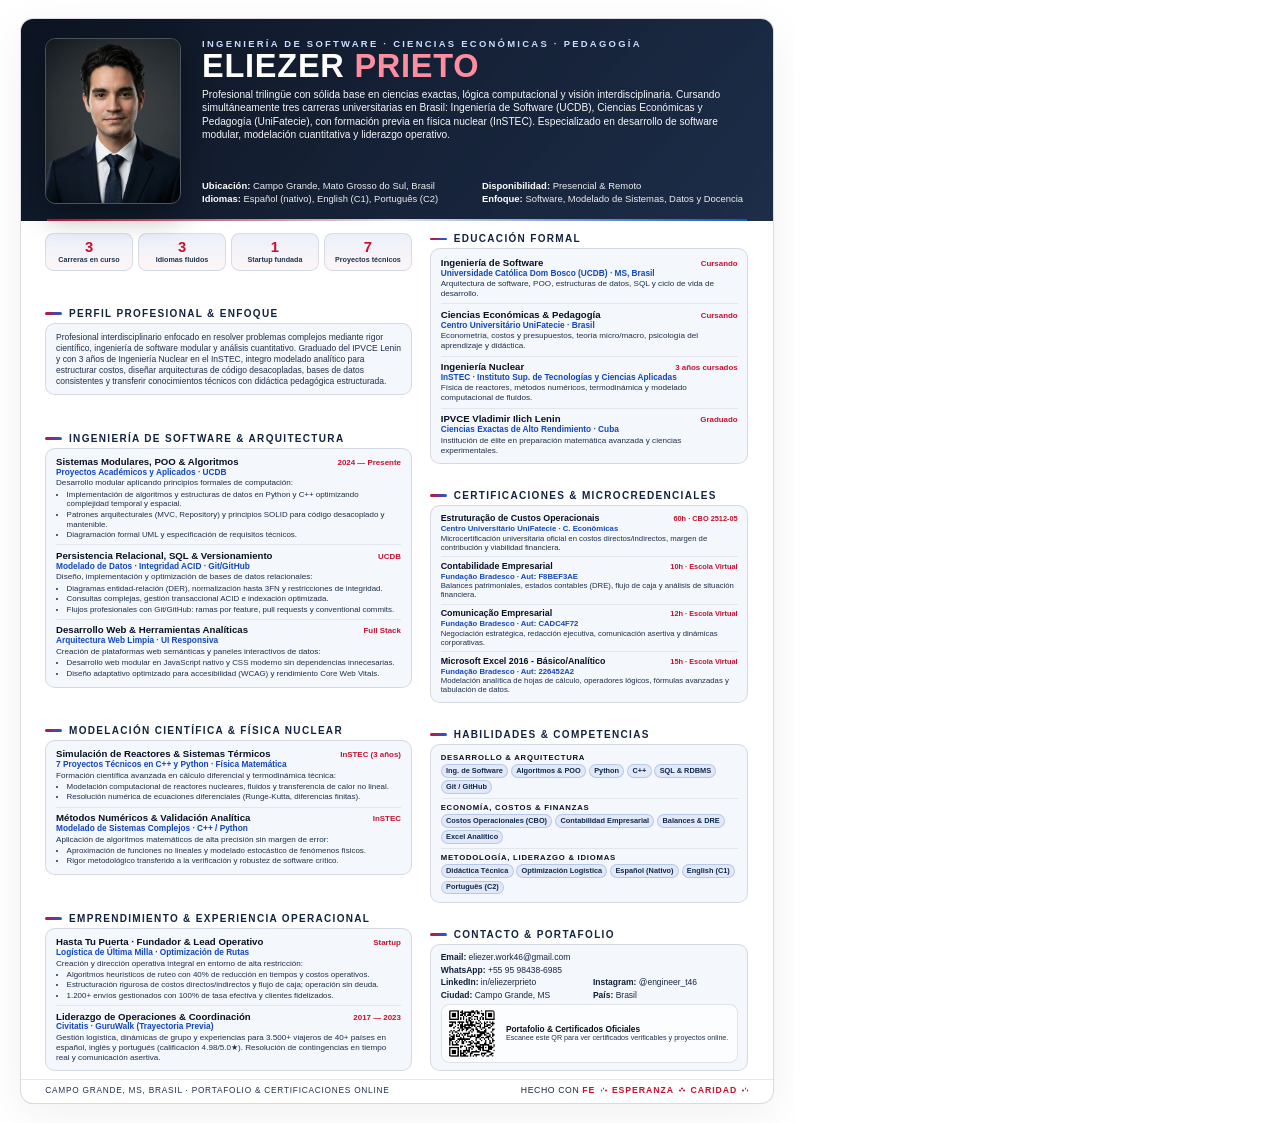
<file: cv-print.html>
<!DOCTYPE html>
<html lang="es">
<head>
<meta charset="UTF-8">
<meta name="viewport" content="width=device-width, initial-scale=1.0">
<title>Eliezer Prieto | Curriculum Vitae PDF</title>
<link rel="icon" type="image/jpeg" href="ep-monogram-logo.jpg">
<style>
  @page {
    size: A4;
    margin: 0;
  }

  :root {
    --navy: #08111f;
    --navy-soft: #12233f;
    --panel: #f4f7fc;
    --ink: #091322;
    --muted: #1e304b;
    --line: rgba(18, 35, 63, 0.12);
    --red: #c8102e;
    --blue: #1c5bdd;
    --white: #ffffff;
  }

  * {
    box-sizing: border-box;
  }

  html, body {
    width: 210mm;
    height: 297mm;
    margin: 0;
    padding: 0;
    background: #ffffff;
    font-family: "Segoe UI", "Helvetica Neue", Arial, sans-serif;
    color: var(--ink);
    -webkit-print-color-adjust: exact;
    print-color-adjust: exact;
  }

  body {
    display: flex;
    align-items: center;
    justify-content: center;
  }

  .page {
    width: 210mm;
    height: 297mm;
    box-sizing: border-box;
    padding: 4.8mm 5.2mm;
    background: #ffffff;
    overflow: hidden;
  }

  .sheet {
    height: 100%;
    display: flex;
    flex-direction: column;
    justify-content: space-between;
    border-radius: 3.5mm;
    overflow: hidden;
    background: #ffffff;
    border: 0.35mm solid rgba(18, 35, 63, 0.16);
    box-shadow: 0 3mm 12mm rgba(8, 17, 31, 0.06);
  }

  /* HERO HEADER */
  .hero {
    display: grid;
    grid-template-columns: 36mm 1fr;
    gap: 5.5mm;
    padding: 5mm 6.5mm 4.5mm;
    background:
      linear-gradient(130deg, rgba(8, 17, 31, 0.98), rgba(18, 35, 63, 0.95)),
      linear-gradient(90deg, rgba(200, 16, 46, 0.12), rgba(44, 107, 255, 0.1));
    color: var(--white);
    position: relative;
    flex-shrink: 0;
  }

  .hero::after {
    content: "";
    position: absolute;
    left: 7mm;
    right: 7mm;
    bottom: 0;
    height: 0.75mm;
    background: linear-gradient(90deg, var(--red), var(--white), var(--blue));
    opacity: 0.85;
  }

  .hero-photo {
    width: 36mm;
    height: 44mm;
    border-radius: 2.8mm;
    object-fit: cover;
    object-position: center 15%;
    border: 0.45mm solid rgba(255, 255, 255, 0.25);
    box-shadow: 0 3mm 8mm rgba(0, 0, 0, 0.35);
  }

  .hero-copy {
    display: flex;
    flex-direction: column;
    justify-content: space-between;
    min-width: 0;
  }

  .eyebrow {
    margin: 0 0 0.8mm;
    font-size: 2.5mm;
    letter-spacing: 0.6mm;
    text-transform: uppercase;
    color: #c9dcff;
    font-weight: 700;
  }

  h1 {
    margin: 0;
    font-size: 8.6mm;
    line-height: 0.92;
    letter-spacing: 0.2mm;
    text-transform: uppercase;
  }

  .surname {
    color: #ff8da0;
  }

  .summary {
    margin: 1.6mm 0 2mm;
    font-size: 2.7mm;
    line-height: 1.32;
    color: rgba(255, 255, 255, 0.96);
    max-width: 145mm;
  }

  .hero-meta {
    display: grid;
    grid-template-columns: repeat(2, minmax(0, 1fr));
    gap: 0.7mm 3.5mm;
    font-size: 2.5mm;
    color: rgba(255, 255, 255, 0.92);
  }

  .hero-meta strong {
    color: #ffffff;
  }

  /* MAIN TWO-COLUMN CONTENT */
  .content {
    flex: 1;
    display: grid;
    grid-template-columns: 1.07fr 0.93fr;
    gap: 4.8mm;
    padding: 3.2mm 6.5mm 2mm;
    align-items: stretch;
  }

  .col {
    min-width: 0;
    display: flex;
    flex-direction: column;
    justify-content: space-between;
    gap: 2.2mm;
  }

  .section-title {
    display: flex;
    align-items: center;
    gap: 1.8mm;
    margin: 0 0 1mm;
    font-size: 2.65mm;
    letter-spacing: 0.35mm;
    text-transform: uppercase;
    color: var(--navy-soft);
    font-weight: 700;
  }

  .section-title::before {
    content: "";
    width: 4.5mm;
    height: 0.75mm;
    border-radius: 999px;
    background: linear-gradient(90deg, var(--red), var(--blue));
  }

  .card {
    background: var(--panel);
    border: 0.3mm solid rgba(18, 35, 63, 0.14);
    border-radius: 2.6mm;
    padding: 2mm 2.6mm;
  }

  /* KPIs */
  .kpis {
    display: grid;
    grid-template-columns: repeat(4, minmax(0, 1fr));
    gap: 1.4mm;
  }

  .kpi {
    padding: 1.5mm 1.1mm;
    border-radius: 2.2mm;
    background: linear-gradient(180deg, rgba(17, 71, 191, 0.08), rgba(200, 16, 46, 0.04));
    border: 0.28mm solid rgba(18, 35, 63, 0.12);
    text-align: center;
  }

  .kpi strong {
    display: block;
    font-size: 3.9mm;
    line-height: 1;
    color: var(--red);
    margin-bottom: 0.3mm;
  }

  .kpi span {
    display: block;
    font-size: 1.9mm;
    line-height: 1.15;
    color: #1d3150;
    font-weight: 600;
  }

  .mini-text {
    font-size: 2.25mm;
    line-height: 1.3;
    color: #1f304c;
  }

  /* Entries */
  .entry + .entry {
    margin-top: 1.2mm;
    padding-top: 1.2mm;
    border-top: 0.25mm solid rgba(18, 35, 63, 0.08);
  }

  .entry-head {
    display: flex;
    justify-content: space-between;
    align-items: baseline;
    gap: 2.2mm;
    margin-bottom: 0.2mm;
  }

  .entry-title {
    font-size: 2.55mm;
    font-weight: 700;
    color: var(--navy);
    line-height: 1.15;
  }

  .entry-meta {
    font-size: 2.1mm;
    color: var(--red);
    white-space: nowrap;
    font-weight: 600;
  }

  .entry-sub {
    font-size: 2.2mm;
    font-weight: 600;
    color: #1147bf;
    margin-bottom: 0.25mm;
    line-height: 1.15;
  }

  .entry p {
    margin: 0;
    font-size: 2.15mm;
    line-height: 1.22;
    color: var(--muted);
  }

  .entry-bullets {
    margin: 0.4mm 0 0 0;
    padding-left: 2.8mm;
    font-size: 2.1mm;
    line-height: 1.22;
    color: var(--muted);
  }

  .entry-bullets li {
    margin-bottom: 0.22mm;
  }

  /* Microcerts List */
  .cert-item + .cert-item {
    margin-top: 1.05mm;
    padding-top: 1.05mm;
    border-top: 0.25mm solid rgba(18, 35, 63, 0.08);
  }

  .cert-head {
    display: flex;
    justify-content: space-between;
    align-items: baseline;
    gap: 2mm;
    margin-bottom: 0.15mm;
  }

  .cert-name {
    font-size: 2.35mm;
    font-weight: 700;
    color: var(--navy);
    line-height: 1.15;
  }

  .cert-tag {
    font-size: 1.95mm;
    font-weight: 600;
    color: var(--red);
    white-space: nowrap;
  }

  .cert-sub {
    font-size: 2.05mm;
    color: #1147bf;
    font-weight: 600;
    margin-bottom: 0.15mm;
  }

  .cert-desc {
    font-size: 2.05mm;
    line-height: 1.18;
    color: var(--muted);
    margin: 0;
  }

  /* Skills Pills */
  .skills-block + .skills-block {
    margin-top: 1mm;
    padding-top: 1mm;
    border-top: 0.25mm solid rgba(18, 35, 63, 0.08);
  }

  .skills-label {
    font-size: 2.05mm;
    font-weight: 700;
    color: var(--navy);
    margin-bottom: 0.6mm;
    text-transform: uppercase;
    letter-spacing: 0.2mm;
  }

  .pill-row {
    display: flex;
    flex-wrap: wrap;
    gap: 0.7mm;
  }

  .pill {
    padding: 0.45mm 1.15mm;
    border-radius: 999px;
    border: 0.25mm solid rgba(17, 71, 191, 0.2);
    background: rgba(17, 71, 191, 0.08);
    color: #10284b;
    font-size: 1.95mm;
    font-weight: 600;
    line-height: 1.15;
  }

  /* Contact Grid & QR */
  .contact-grid {
    display: grid;
    grid-template-columns: 1fr 1fr;
    gap: 0.65mm 2mm;
    font-size: 2.25mm;
    color: #162742;
    line-height: 1.18;
  }

  .contact-item.full {
    grid-column: 1 / -1;
  }

  .contact-item.nowrap {
    white-space: nowrap;
  }

  .contact-grid strong {
    color: #0e2039;
  }

  .qr-card {
    margin-top: 1.1mm;
    display: grid;
    grid-template-columns: 13.5mm 1fr;
    gap: 2mm;
    align-items: center;
    padding: 1mm 1.5mm;
    border-radius: 2.2mm;
    background: rgba(255, 255, 255, 0.7);
    border: 0.25mm solid rgba(18, 35, 63, 0.12);
  }

  .qr-card img {
    width: 13mm;
    height: 13mm;
    display: block;
    border-radius: 1mm;
    background: #ffffff;
    padding: 0.35mm;
  }

  .qr-card strong {
    display: block;
    font-size: 2.2mm;
    color: var(--navy);
    margin-bottom: 0.2mm;
  }

  .qr-card span {
    display: block;
    font-size: 1.9mm;
    line-height: 1.18;
    color: var(--muted);
  }

  /* FOOTER */
  .footer {
    padding: 1.4mm 6.5mm 2.2mm;
    display: flex;
    justify-content: space-between;
    align-items: center;
    border-top: 0.25mm solid rgba(18, 35, 63, 0.1);
    flex-shrink: 0;
  }

  .footer-location {
    font-size: 2.2mm;
    color: var(--muted);
    letter-spacing: 0.2mm;
    text-transform: uppercase;
    font-weight: 500;
  }

  .footer-brand {
    text-align: right;
    font-size: 2.3mm;
    color: var(--navy-soft);
    text-transform: uppercase;
    letter-spacing: 0.16mm;
  }

  .footer-brand strong {
    display: inline-flex;
    align-items: center;
    gap: 1.4mm;
    letter-spacing: 0.25mm;
    color: var(--red);
  }

  .tri-mark {
    display: inline-grid;
    grid-template-columns: auto auto;
    grid-template-rows: auto auto;
    width: 6px;
    vertical-align: middle;
    transform: translateY(-0.5px);
  }

  .tri-mark span {
    width: 1.8px;
    height: 1.8px;
    border-radius: 50%;
    background: var(--red);
    display: block;
  }

  .tri-mark span:nth-child(1) {
    grid-column: 1 / span 2;
    justify-self: center;
    align-self: start;
  }

  .tri-mark span:nth-child(2) {
    grid-column: 1;
    grid-row: 2;
    justify-self: start;
    align-self: end;
  }

  .tri-mark span:nth-child(3) {
    grid-column: 2;
    grid-row: 2;
    justify-self: end;
    align-self: end;
  }
</style>
</head>
<body>
  <main class="page">
    <section class="sheet">
      <header class="hero">
        <img class="hero-photo" src="eliezer-portrait.jpg" alt="Foto profesional de Eliezer Prieto para Curriculum Vitae PDF">
        <div class="hero-copy">
          <div>
            <p class="eyebrow">Ingenier&iacute;a de Software &middot; Ciencias Econ&oacute;micas &middot; Pedagog&iacute;a</p>
            <h1>Eliezer <span class="surname">Prieto</span></h1>
            <p class="summary">
              Profesional triling&uuml;e con s&oacute;lida base en ciencias exactas, l&oacute;gica computacional y visi&oacute;n interdisciplinaria. Cursando simult&aacute;neamente tres carreras universitarias en Brasil: Ingenier&iacute;a de Software (UCDB), Ciencias Econ&oacute;micas y Pedagog&iacute;a (UniFatecie), con formaci&oacute;n previa en f&iacute;sica nuclear (InSTEC). Especializado en desarrollo de software modular, modelaci&oacute;n cuantitativa y liderazgo operativo.
            </p>
          </div>
          <div class="hero-meta">
            <div><strong>Ubicaci&oacute;n:</strong> Campo Grande, Mato Grosso do Sul, Brasil</div>
            <div><strong>Disponibilidad:</strong> Presencial &amp; Remoto</div>
            <div><strong>Idiomas:</strong> Espa&ntilde;ol (nativo), English (C1), Portugu&ecirc;s (C2)</div>
            <div><strong>Enfoque:</strong> Software, Modelado de Sistemas, Datos y Docencia</div>
          </div>
        </div>
      </header>

      <section class="content">
        <!-- COLUMNA IZQUIERDA -->
        <div class="col">
          <div class="kpis">
            <div class="kpi"><strong>3</strong><span>Carreras en curso</span></div>
            <div class="kpi"><strong>3</strong><span>Idiomas fluidos</span></div>
            <div class="kpi"><strong>1</strong><span>Startup fundada</span></div>
            <div class="kpi"><strong>7</strong><span>Proyectos t&eacute;cnicos</span></div>
          </div>

          <section class="section">
            <h2 class="section-title">Perfil profesional &amp; Enfoque</h2>
            <div class="card mini-text">
              Profesional interdisciplinario enfocado en resolver problemas complejos mediante rigor cient&iacute;fico, ingenier&iacute;a de software modular y an&aacute;lisis cuantitativo. Graduado del IPVCE Lenin y con 3 a&ntilde;os de Ingenier&iacute;a Nuclear en el InSTEC, integro modelado anal&iacute;tico para estructurar costos, dise&ntilde;ar arquitecturas de c&oacute;digo desacopladas, bases de datos consistentes y transferir conocimientos t&eacute;cnicos con did&aacute;ctica pedag&oacute;gica estructurada.
            </div>
          </section>

          <section class="section">
            <h2 class="section-title">Ingenier&iacute;a de Software &amp; Arquitectura</h2>
            <div class="card">
              <article class="entry">
                <div class="entry-head">
                  <div class="entry-title">Sistemas Modulares, POO &amp; Algoritmos</div>
                  <div class="entry-meta">2024 &mdash; Presente</div>
                </div>
                <div class="entry-sub">Proyectos Acad&eacute;micos y Aplicados &middot; UCDB</div>
                <p>Desarrollo modular aplicando principios formales de computaci&oacute;n:</p>
                <ul class="entry-bullets">
                  <li>Implementaci&oacute;n de algoritmos y estructuras de datos en Python y C++ optimizando complejidad temporal y espacial.</li>
                  <li>Patrones arquitecturales (MVC, Repository) y principios SOLID para c&oacute;digo desacoplado y mantenible.</li>
                  <li>Diagramaci&oacute;n formal UML y especificaci&oacute;n de requisitos t&eacute;cnicos.</li>
                </ul>
              </article>

              <article class="entry">
                <div class="entry-head">
                  <div class="entry-title">Persistencia Relacional, SQL &amp; Versionamiento</div>
                  <div class="entry-meta">UCDB</div>
                </div>
                <div class="entry-sub">Modelado de Datos &middot; Integridad ACID &middot; Git/GitHub</div>
                <p>Dise&ntilde;o, implementaci&oacute;n y optimizaci&oacute;n de bases de datos relacionales:</p>
                <ul class="entry-bullets">
                  <li>Diagramas entidad-relaci&oacute;n (DER), normalizaci&oacute;n hasta 3FN y restricciones de integridad.</li>
                  <li>Consultas complejas, gesti&oacute;n transaccional ACID e indexaci&oacute;n optimizada.</li>
                  <li>Flujos profesionales con Git/GitHub: ramas por feature, pull requests y conventional commits.</li>
                </ul>
              </article>

              <article class="entry">
                <div class="entry-head">
                  <div class="entry-title">Desarrollo Web &amp; Herramientas Anal&iacute;ticas</div>
                  <div class="entry-meta">Full Stack</div>
                </div>
                <div class="entry-sub">Arquitectura Web Limpia &middot; UI Responsiva</div>
                <p>Creaci&oacute;n de plataformas web sem&aacute;nticas y paneles interactivos de datos:</p>
                <ul class="entry-bullets">
                  <li>Desarrollo web modular en JavaScript nativo y CSS moderno sin dependencias innecesarias.</li>
                  <li>Dise&ntilde;o adaptativo optimizado para accesibilidad (WCAG) y rendimiento Core Web Vitals.</li>
                </ul>
              </article>
            </div>
          </section>

          <section class="section">
            <h2 class="section-title">Modelaci&oacute;n Cient&iacute;fica &amp; F&iacute;sica Nuclear</h2>
            <div class="card">
              <article class="entry">
                <div class="entry-head">
                  <div class="entry-title">Simulaci&oacute;n de Reactores &amp; Sistemas T&eacute;rmicos</div>
                  <div class="entry-meta">InSTEC (3 a&ntilde;os)</div>
                </div>
                <div class="entry-sub">7 Proyectos T&eacute;cnicos en C++ y Python &middot; F&iacute;sica Matem&aacute;tica</div>
                <p>Formaci&oacute;n cient&iacute;fica avanzada en c&aacute;lculo diferencial y termodin&aacute;mica t&eacute;cnica:</p>
                <ul class="entry-bullets">
                  <li>Modelaci&oacute;n computacional de reactores nucleares, fluidos y transferencia de calor no lineal.</li>
                  <li>Resoluci&oacute;n num&eacute;rica de ecuaciones diferenciales (Runge-Kutta, diferencias finitas).</li>
                </ul>
              </article>

              <article class="entry">
                <div class="entry-head">
                  <div class="entry-title">M&eacute;todos Num&eacute;ricos &amp; Validaci&oacute;n Anal&iacute;tica</div>
                  <div class="entry-meta">InSTEC</div>
                </div>
                <div class="entry-sub">Modelado de Sistemas Complejos &middot; C++ / Python</div>
                <p>Aplicaci&oacute;n de algoritmos matem&aacute;ticos de alta precisi&oacute;n sin margen de error:</p>
                <ul class="entry-bullets">
                  <li>Aproximaci&oacute;n de funciones no lineales y modelado estoc&aacute;stico de fen&oacute;menos f&iacute;sicos.</li>
                  <li>Rigor metodol&oacute;gico transferido a la verificaci&oacute;n y robustez de software cr&iacute;tico.</li>
                </ul>
              </article>
            </div>
          </section>

          <section class="section">
            <h2 class="section-title">Emprendimiento &amp; Experiencia Operacional</h2>
            <div class="card">
              <article class="entry">
                <div class="entry-head">
                  <div class="entry-title">Hasta Tu Puerta &middot; Fundador &amp; Lead Operativo</div>
                  <div class="entry-meta">Startup</div>
                </div>
                <div class="entry-sub">Log&iacute;stica de &Uacute;ltima Milla &middot; Optimizaci&oacute;n de Rutas</div>
                <p>Creaci&oacute;n y direcci&oacute;n operativa integral en entorno de alta restricci&oacute;n:</p>
                <ul class="entry-bullets">
                  <li>Algoritmos heur&iacute;sticos de ruteo con 40% de reducci&oacute;n en tiempos y costos operativos.</li>
                  <li>Estructuraci&oacute;n rigurosa de costos directos/indirectos y flujo de caja; operaci&oacute;n sin deuda.</li>
                  <li>1.200+ env&iacute;os gestionados con 100% de tasa efectiva y clientes fidelizados.</li>
                </ul>
              </article>

              <article class="entry">
                <div class="entry-head">
                  <div class="entry-title">Liderazgo de Operaciones &amp; Coordinaci&oacute;n</div>
                  <div class="entry-meta">2017 &mdash; 2023</div>
                </div>
                <div class="entry-sub">Civitatis &middot; GuruWalk (Trayectoria Previa)</div>
                <p>
                  Gesti&oacute;n log&iacute;stica, din&aacute;micas de grupo y experiencias para 3.500+ viajeros de 40+ pa&iacute;ses en espa&ntilde;ol, ingl&eacute;s y portugu&eacute;s (calificaci&oacute;n 4.98/5.0&#9733;). Resoluci&oacute;n de contingencias en tiempo real y comunicaci&oacute;n asertiva.
                </p>
              </article>
            </div>
          </section>
        </div>

        <!-- COLUMNA DERECHA -->
        <div class="col">
          <section class="section">
            <h2 class="section-title">Educaci&oacute;n Formal</h2>
            <div class="card">
              <article class="entry">
                <div class="entry-head">
                  <div class="entry-title">Ingenier&iacute;a de Software</div>
                  <div class="entry-meta">Cursando</div>
                </div>
                <div class="entry-sub">Universidade Cat&oacute;lica Dom Bosco (UCDB) &middot; MS, Brasil</div>
                <p>Arquitectura de software, POO, estructuras de datos, SQL y ciclo de vida de desarrollo.</p>
              </article>

              <article class="entry">
                <div class="entry-head">
                  <div class="entry-title">Ciencias Econ&oacute;micas &amp; Pedagog&iacute;a</div>
                  <div class="entry-meta">Cursando</div>
                </div>
                <div class="entry-sub">Centro Universit&aacute;rio UniFatecie &middot; Brasil</div>
                <p>Econometr&iacute;a, costos y presupuestos, teor&iacute;a micro/macro, psicolog&iacute;a del aprendizaje y did&aacute;ctica.</p>
              </article>

              <article class="entry">
                <div class="entry-head">
                  <div class="entry-title">Ingenier&iacute;a Nuclear</div>
                  <div class="entry-meta">3 a&ntilde;os cursados</div>
                </div>
                <div class="entry-sub">InSTEC &middot; Instituto Sup. de Tecnolog&iacute;as y Ciencias Aplicadas</div>
                <p>F&iacute;sica de reactores, m&eacute;todos num&eacute;ricos, termodin&aacute;mica y modelado computacional de fluidos.</p>
              </article>

              <article class="entry">
                <div class="entry-head">
                  <div class="entry-title">IPVCE Vladimir Ilich Lenin</div>
                  <div class="entry-meta">Graduado</div>
                </div>
                <div class="entry-sub">Ciencias Exactas de Alto Rendimiento &middot; Cuba</div>
                <p>Instituci&oacute;n de &eacute;lite en preparaci&oacute;n matem&aacute;tica avanzada y ciencias experimentales.</p>
              </article>
            </div>
          </section>

          <section class="section">
            <h2 class="section-title">Certificaciones &amp; Microcredenciales</h2>
            <div class="card">
              <div class="cert-item">
                <div class="cert-head">
                  <div class="cert-name">Estrutura&ccedil;&atilde;o de Custos Operacionais</div>
                  <div class="cert-tag">60h &middot; CBO 2512-05</div>
                </div>
                <div class="cert-sub">Centro Universit&aacute;rio UniFatecie &middot; C. Econ&ocirc;micas</div>
                <p class="cert-desc">Microcertificaci&oacute;n universitaria oficial en costos directos/indirectos, margen de contribuci&oacute;n y viabilidad financiera.</p>
              </div>

              <div class="cert-item">
                <div class="cert-head">
                  <div class="cert-name">Contabilidade Empresarial</div>
                  <div class="cert-tag">10h &middot; Escola Virtual</div>
                </div>
                <div class="cert-sub">Funda&ccedil;&atilde;o Bradesco &middot; Aut: F8BEF3AE</div>
                <p class="cert-desc">Balances patrimoniales, estados contables (DRE), flujo de caja y an&aacute;lisis de situaci&oacute;n financiera.</p>
              </div>

              <div class="cert-item">
                <div class="cert-head">
                  <div class="cert-name">Comunica&ccedil;&atilde;o Empresarial</div>
                  <div class="cert-tag">12h &middot; Escola Virtual</div>
                </div>
                <div class="cert-sub">Funda&ccedil;&atilde;o Bradesco &middot; Aut: CADC4F72</div>
                <p class="cert-desc">Negociaci&oacute;n estrat&eacute;gica, redacci&oacute;n ejecutiva, comunicaci&oacute;n asertiva y din&aacute;micas corporativas.</p>
              </div>

              <div class="cert-item">
                <div class="cert-head">
                  <div class="cert-name">Microsoft Excel 2016 - B&aacute;sico/Anal&iacute;tico</div>
                  <div class="cert-tag">15h &middot; Escola Virtual</div>
                </div>
                <div class="cert-sub">Funda&ccedil;&atilde;o Bradesco &middot; Aut: 226452A2</div>
                <p class="cert-desc">Modelaci&oacute;n anal&iacute;tica de hojas de c&aacute;lculo, operadores l&oacute;gicos, f&oacute;rmulas avanzadas y tabulaci&oacute;n de datos.</p>
              </div>
            </div>
          </section>

          <section class="section">
            <h2 class="section-title">Habilidades &amp; Competencias</h2>
            <div class="card">
              <div class="skills-block">
                <div class="skills-label">Desarrollo &amp; Arquitectura</div>
                <div class="pill-row">
                  <span class="pill">Ing. de Software</span>
                  <span class="pill">Algoritmos &amp; POO</span>
                  <span class="pill">Python</span>
                  <span class="pill">C++</span>
                  <span class="pill">SQL &amp; RDBMS</span>
                  <span class="pill">Git / GitHub</span>
                </div>
              </div>
              <div class="skills-block">
                <div class="skills-label">Econom&iacute;a, Costos &amp; Finanzas</div>
                <div class="pill-row">
                  <span class="pill">Costos Operacionales (CBO)</span>
                  <span class="pill">Contabilidad Empresarial</span>
                  <span class="pill">Balances &amp; DRE</span>
                  <span class="pill">Excel Anal&iacute;tico</span>
                </div>
              </div>
              <div class="skills-block">
                <div class="skills-label">Metodolog&iacute;a, Liderazgo &amp; Idiomas</div>
                <div class="pill-row">
                  <span class="pill">Did&aacute;ctica T&eacute;cnica</span>
                  <span class="pill">Optimizaci&oacute;n Log&iacute;stica</span>
                  <span class="pill">Espa&ntilde;ol (Nativo)</span>
                  <span class="pill">English (C1)</span>
                  <span class="pill">Portugu&ecirc;s (C2)</span>
                </div>
              </div>
            </div>
          </section>

          <section class="section">
            <h2 class="section-title">Contacto &amp; Portafolio</h2>
            <div class="card">
              <div class="contact-grid">
                <div class="contact-item"><strong>Email:</strong> eliezer.work46@gmail.com</div>
                <div class="contact-item full nowrap"><strong>WhatsApp:</strong> +55 95 98438-6985</div>
                <div class="contact-item"><strong>LinkedIn:</strong> in/eliezerprieto</div>
                <div class="contact-item"><strong>Instagram:</strong> @engineer_t46</div>
                <div class="contact-item"><strong>Ciudad:</strong> Campo Grande, MS</div>
                <div class="contact-item"><strong>Pa&iacute;s:</strong> Brasil</div>
              </div>
              <div class="qr-card">
                <img src="assets/cv/eliezer-site-qr.png" alt="QR para volver al CV online de Eliezer Prieto">
                <div>
                  <strong>Portafolio &amp; Certificados Oficiales</strong>
                  <span>Escanee este QR para ver certificados verificables y proyectos online.</span>
                </div>
              </div>
            </div>
          </section>
        </div>
      </section>

      <footer class="footer">
        <div class="footer-location">
          Campo Grande, MS, Brasil &middot; Portafolio &amp; Certificaciones Online
        </div>
        <div class="footer-brand">
          Hecho con
          <strong>FE <span class="tri-mark"><span></span><span></span><span></span></span> ESPERANZA <span class="tri-mark"><span></span><span></span><span></span></span> CARIDAD <span class="tri-mark"><span></span><span></span><span></span></span></strong>
        </div>
      </footer>
    </section>
  </main>
</body>
</html>
</file>
